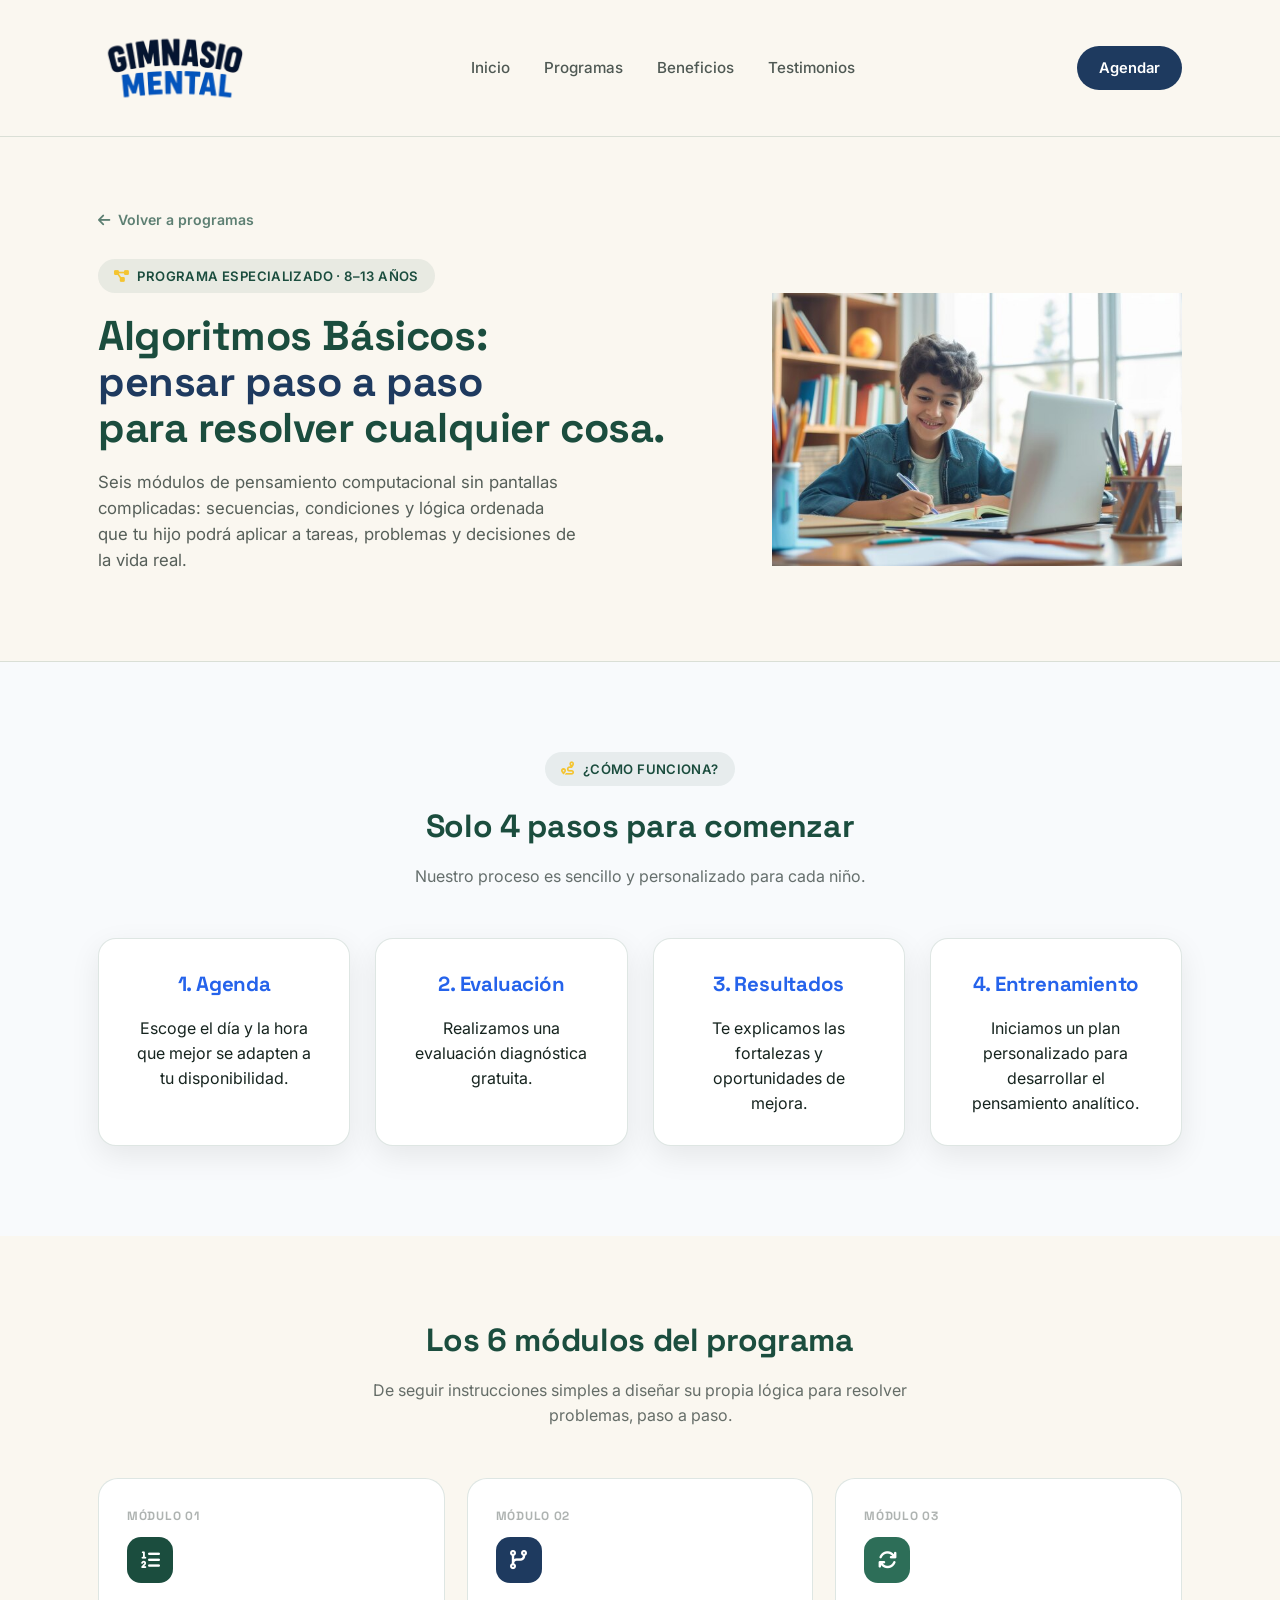
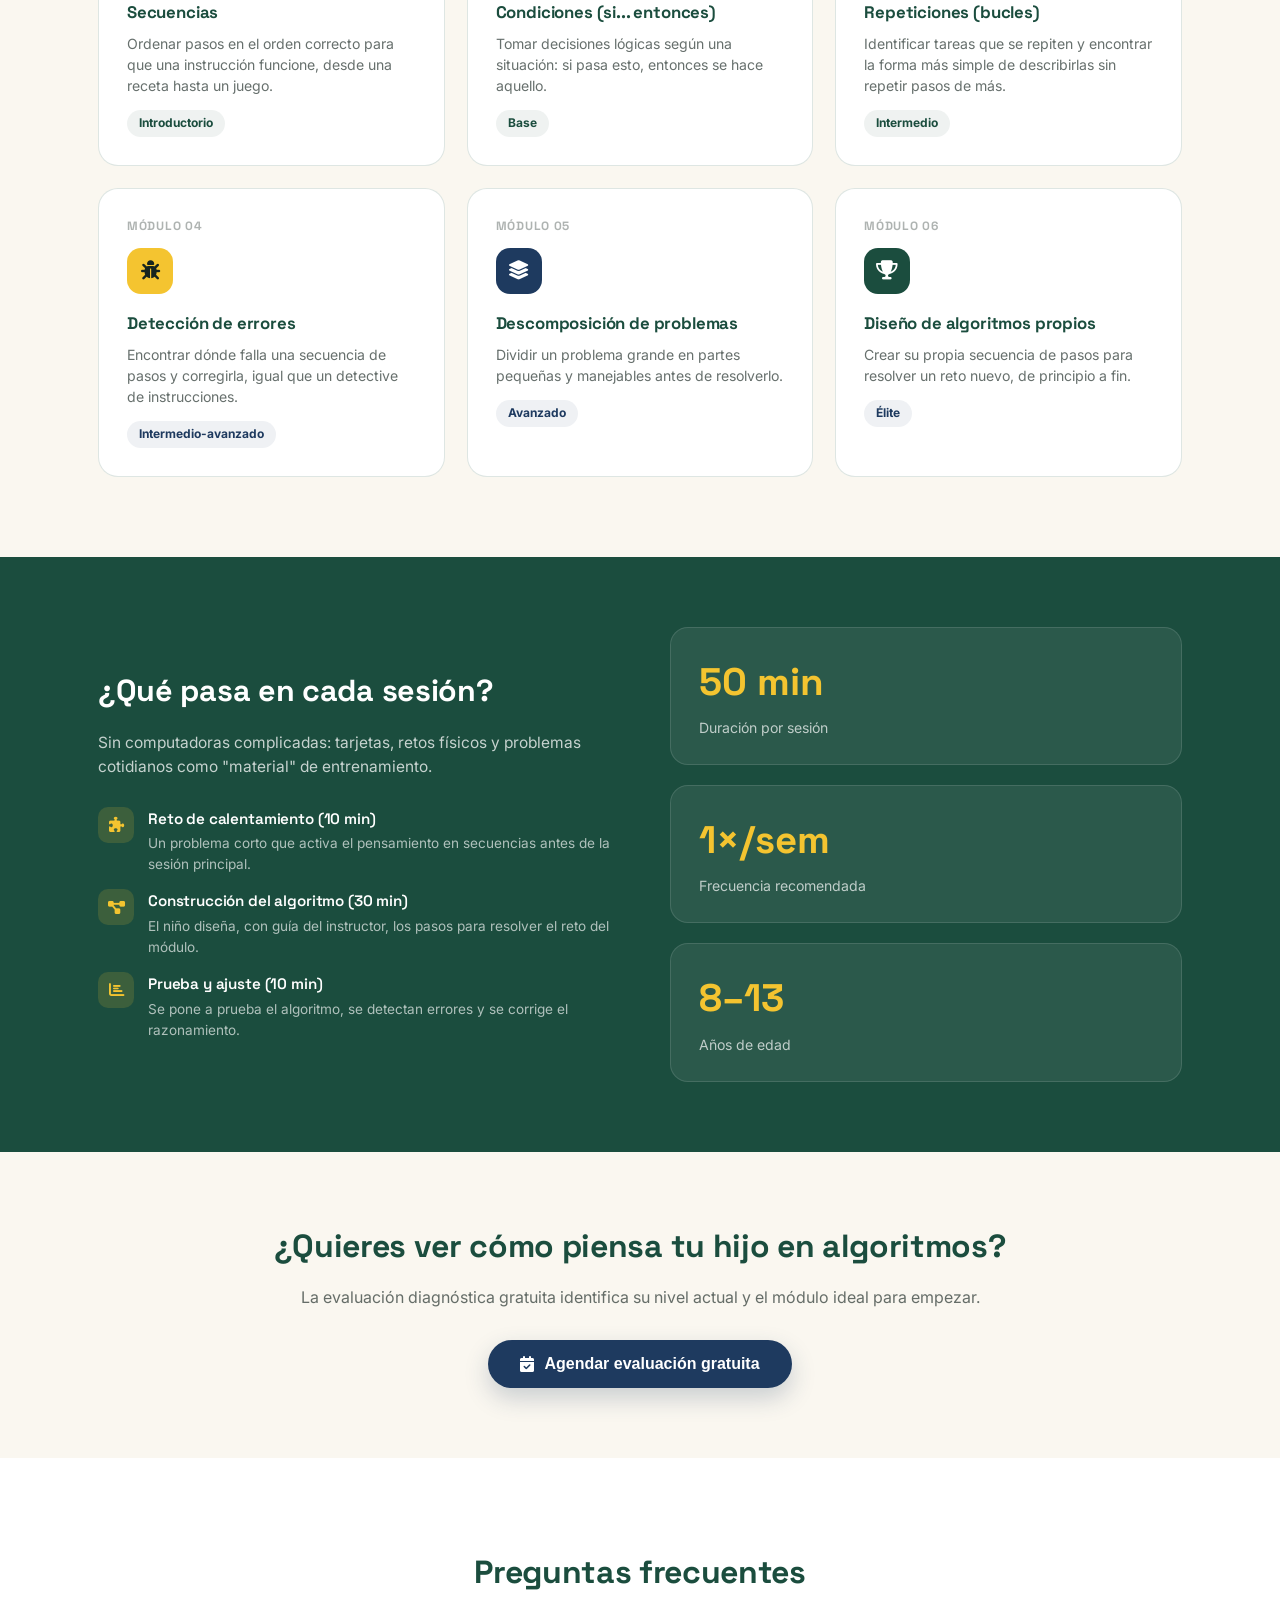
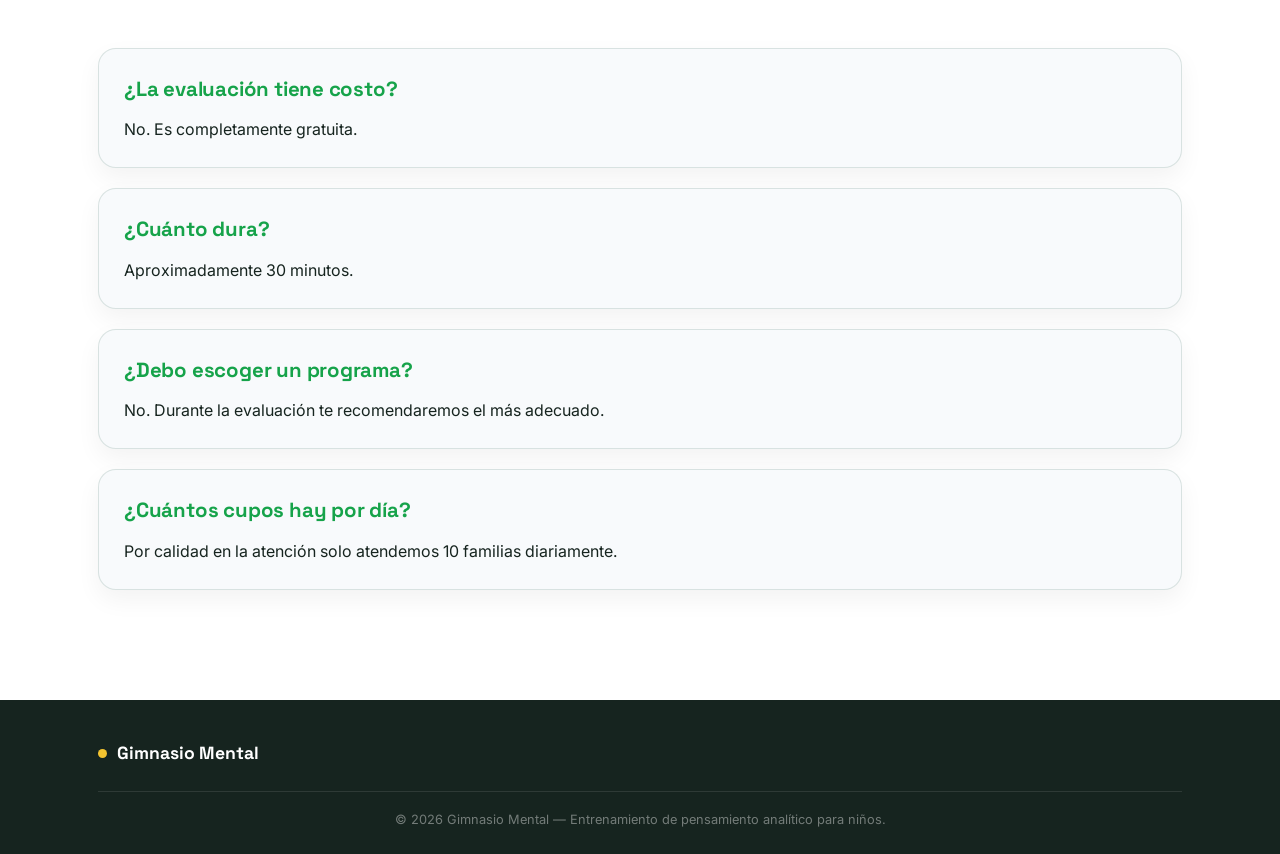
<file: algoritmos-basicos.html>
<!DOCTYPE html>
<html lang="es">
<head>
<meta charset="UTF-8">
<meta name="viewport" content="width=device-width, initial-scale=1.0">
<title>Algoritmos Básicos | Gimnasio Mental</title>
<link href="https://fonts.googleapis.com/css2?family=Space+Grotesk:wght@500;600;700&family=Inter:wght@400;500;600;700&display=swap" rel="stylesheet">
<link rel="stylesheet" href="https://cdnjs.cloudflare.com/ajax/libs/font-awesome/6.4.0/css/all.min.css">
<link rel="stylesheet" href="styles.css">
</head>
<body>

<header>
    <div class="nav">
        <a href="index.html" class="brand">
            <img src="logo.png" alt="Gimnasio Mental" class="logo-img">
        </a>

        <nav class="nav-links" id="navLinks">
            <a href="index.html">Inicio</a>
            <a href="index.html#programas">Programas</a>
            <a href="index.html#beneficios">Beneficios</a>
            <a href="index.html#testimonios">Testimonios</a>
        </nav>

        <a href="agenda.html" class="nav-cta">Agendar</a>

        <button class="menu-toggle" id="menuToggle" aria-label="Menú">
            <i class="fa-solid fa-bars"></i>
        </button>
    </div>
</header>

<section class="prog-hero">
  <div class="wrap">
    <a href="index.html" class="back-link"><i class="fas fa-arrow-left"></i> Volver a programas</a>
    <div class="prog-hero-grid">
      <div>
        <div class="eyebrow"><i class="fas fa-diagram-project"></i> Programa especializado · 8–13 años</div>
        <h1>Algoritmos Básicos:<br><span>pensar paso a paso</span><br>para resolver cualquier cosa.</h1>
        <p class="lead">Seis módulos de pensamiento computacional sin pantallas complicadas: secuencias, condiciones y lógica ordenada que tu hijo podrá aplicar a tareas, problemas y decisiones de la vida real.</p>
      </div>
      <div>
        <div class="hero-image">
          <img src="alg-basicos.jpg" alt="Algoritmos Básicos">
        </div>
      </div>
    </div>
  </div>
</section>

<section class="proceso">

<div class="wrap">

<div class="section-head">

<div class="eyebrow">
<i class="fas fa-route"></i>
¿Cómo funciona?
</div>

<h2>Solo 4 pasos para comenzar</h2>

<p>
Nuestro proceso es sencillo y personalizado para cada niño.
</p>

</div>

<div class="cards-grid">

<div class="card">

<h3>1. Agenda</h3>

<p>
Escoge el día y la hora que mejor se adapten a tu disponibilidad.
</p>

</div>

<div class="card">

<h3>2. Evaluación</h3>

<p>
Realizamos una evaluación diagnóstica gratuita.
</p>

</div>

<div class="card">

<h3>3. Resultados</h3>

<p>
Te explicamos las fortalezas y oportunidades de mejora.
</p>

</div>

<div class="card">

<h3>4. Entrenamiento</h3>

<p>
Iniciamos un plan personalizado para desarrollar el pensamiento analítico.
</p>

</div>

</div>

</div>

</section>

<section class="modulos">
  <div class="wrap">
    <div class="section-head">
      <h2>Los 6 módulos del programa</h2>
      <p>De seguir instrucciones simples a diseñar su propia lógica para resolver problemas, paso a paso.</p>
    </div>
    <div class="modulos-grid">
      <div class="mod-card m1">
        <div class="mod-num">Módulo 01</div>
        <div class="mod-icon"><i class="fas fa-list-ol"></i></div>
        <h3>Secuencias</h3>
        <p>Ordenar pasos en el orden correcto para que una instrucción funcione, desde una receta hasta un juego.</p>
        <span class="mod-tag">Introductorio</span>
      </div>
      <div class="mod-card m2">
        <div class="mod-num">Módulo 02</div>
        <div class="mod-icon"><i class="fas fa-code-branch"></i></div>
        <h3>Condiciones (si... entonces)</h3>
        <p>Tomar decisiones lógicas según una situación: si pasa esto, entonces se hace aquello.</p>
        <span class="mod-tag">Base</span>
      </div>
      <div class="mod-card m3">
        <div class="mod-num">Módulo 03</div>
        <div class="mod-icon"><i class="fas fa-arrows-rotate"></i></div>
        <h3>Repeticiones (bucles)</h3>
        <p>Identificar tareas que se repiten y encontrar la forma más simple de describirlas sin repetir pasos de más.</p>
        <span class="mod-tag">Intermedio</span>
      </div>
      <div class="mod-card m4">
        <div class="mod-num">Módulo 04</div>
        <div class="mod-icon"><i class="fas fa-bug"></i></div>
        <h3>Detección de errores</h3>
        <p>Encontrar dónde falla una secuencia de pasos y corregirla, igual que un detective de instrucciones.</p>
        <span class="mod-tag">Intermedio-avanzado</span>
      </div>
      <div class="mod-card m5">
        <div class="mod-num">Módulo 05</div>
        <div class="mod-icon"><i class="fas fa-layer-group"></i></div>
        <h3>Descomposición de problemas</h3>
        <p>Dividir un problema grande en partes pequeñas y manejables antes de resolverlo.</p>
        <span class="mod-tag">Avanzado</span>
      </div>
      <div class="mod-card m6">
        <div class="mod-num">Módulo 06</div>
        <div class="mod-icon"><i class="fas fa-trophy"></i></div>
        <h3>Diseño de algoritmos propios</h3>
        <p>Crear su propia secuencia de pasos para resolver un reto nuevo, de principio a fin.</p>
        <span class="mod-tag">Élite</span>
      </div>
    </div>
  </div>
</section>

<section class="incluye">
  <div class="wrap incluye-grid">
    <div>
      <h2>¿Qué pasa en cada sesión?</h2>
      <p>Sin computadoras complicadas: tarjetas, retos físicos y problemas cotidianos como "material" de entrenamiento.</p>
      <div class="incluye-list">
        <div class="inc-item">
          <div class="inc-icon"><i class="fas fa-puzzle-piece"></i></div>
          <div><h4>Reto de calentamiento (10 min)</h4><p>Un problema corto que activa el pensamiento en secuencias antes de la sesión principal.</p></div>
        </div>
        <div class="inc-item">
          <div class="inc-icon"><i class="fas fa-diagram-project"></i></div>
          <div><h4>Construcción del algoritmo (30 min)</h4><p>El niño diseña, con guía del instructor, los pasos para resolver el reto del módulo.</p></div>
        </div>
        <div class="inc-item">
          <div class="inc-icon"><i class="fas fa-chart-bar"></i></div>
          <div><h4>Prueba y ajuste (10 min)</h4><p>Se pone a prueba el algoritmo, se detectan errores y se corrige el razonamiento.</p></div>
        </div>
      </div>
    </div>
    <div class="incluye-nums">
      <div class="inc-num-card"><b>50 min</b><span>Duración por sesión</span></div>
      <div class="inc-num-card"><b>1×/sem</b><span>Frecuencia recomendada</span></div>
      <div class="inc-num-card"><b>8–13</b><span>Años de edad</span></div>
    </div>
  </div>
</section>

<section class="cta-banda">
  <div class="wrap">
    <h2>¿Quieres ver cómo piensa tu hijo en algoritmos?</h2>
    <p>La evaluación diagnóstica gratuita identifica su nivel actual y el módulo ideal para empezar.</p>
    <button class="btn-primary" onclick="document.location='index.html#agendar'">
      <i class="fas fa-calendar-check"></i> Agendar evaluación gratuita
    </button>
  </div>
</section>

<section class="faq">

<div class="wrap">

<div class="section-head">

<h2>Preguntas frecuentes</h2>

</div>

<div class="card">

<h3>¿La evaluación tiene costo?</h3>

<p>No. Es completamente gratuita.</p>

</div>

<div class="card">

<h3>¿Cuánto dura?</h3>

<p>Aproximadamente 30 minutos.</p>

</div>

<div class="card">

<h3>¿Debo escoger un programa?</h3>

<p>No. Durante la evaluación te recomendaremos el más adecuado.</p>

</div>

<div class="card">

<h3>¿Cuántos cupos hay por día?</h3>

<p>Por calidad en la atención solo atendemos 10 familias diariamente.</p>

</div>

</div>

</section>

<footer>
  <div class="wrap">
    <div class="foot-grid">
      <div class="foot-brand"><span class="dot"></span>Gimnasio Mental</div>
    </div>
    <div class="foot-bottom">© 2026 Gimnasio Mental — Entrenamiento de pensamiento analítico para niños.</div>
  </div>
</footer>
<script src="menu.js"></script>

</body>
</html>
</file>
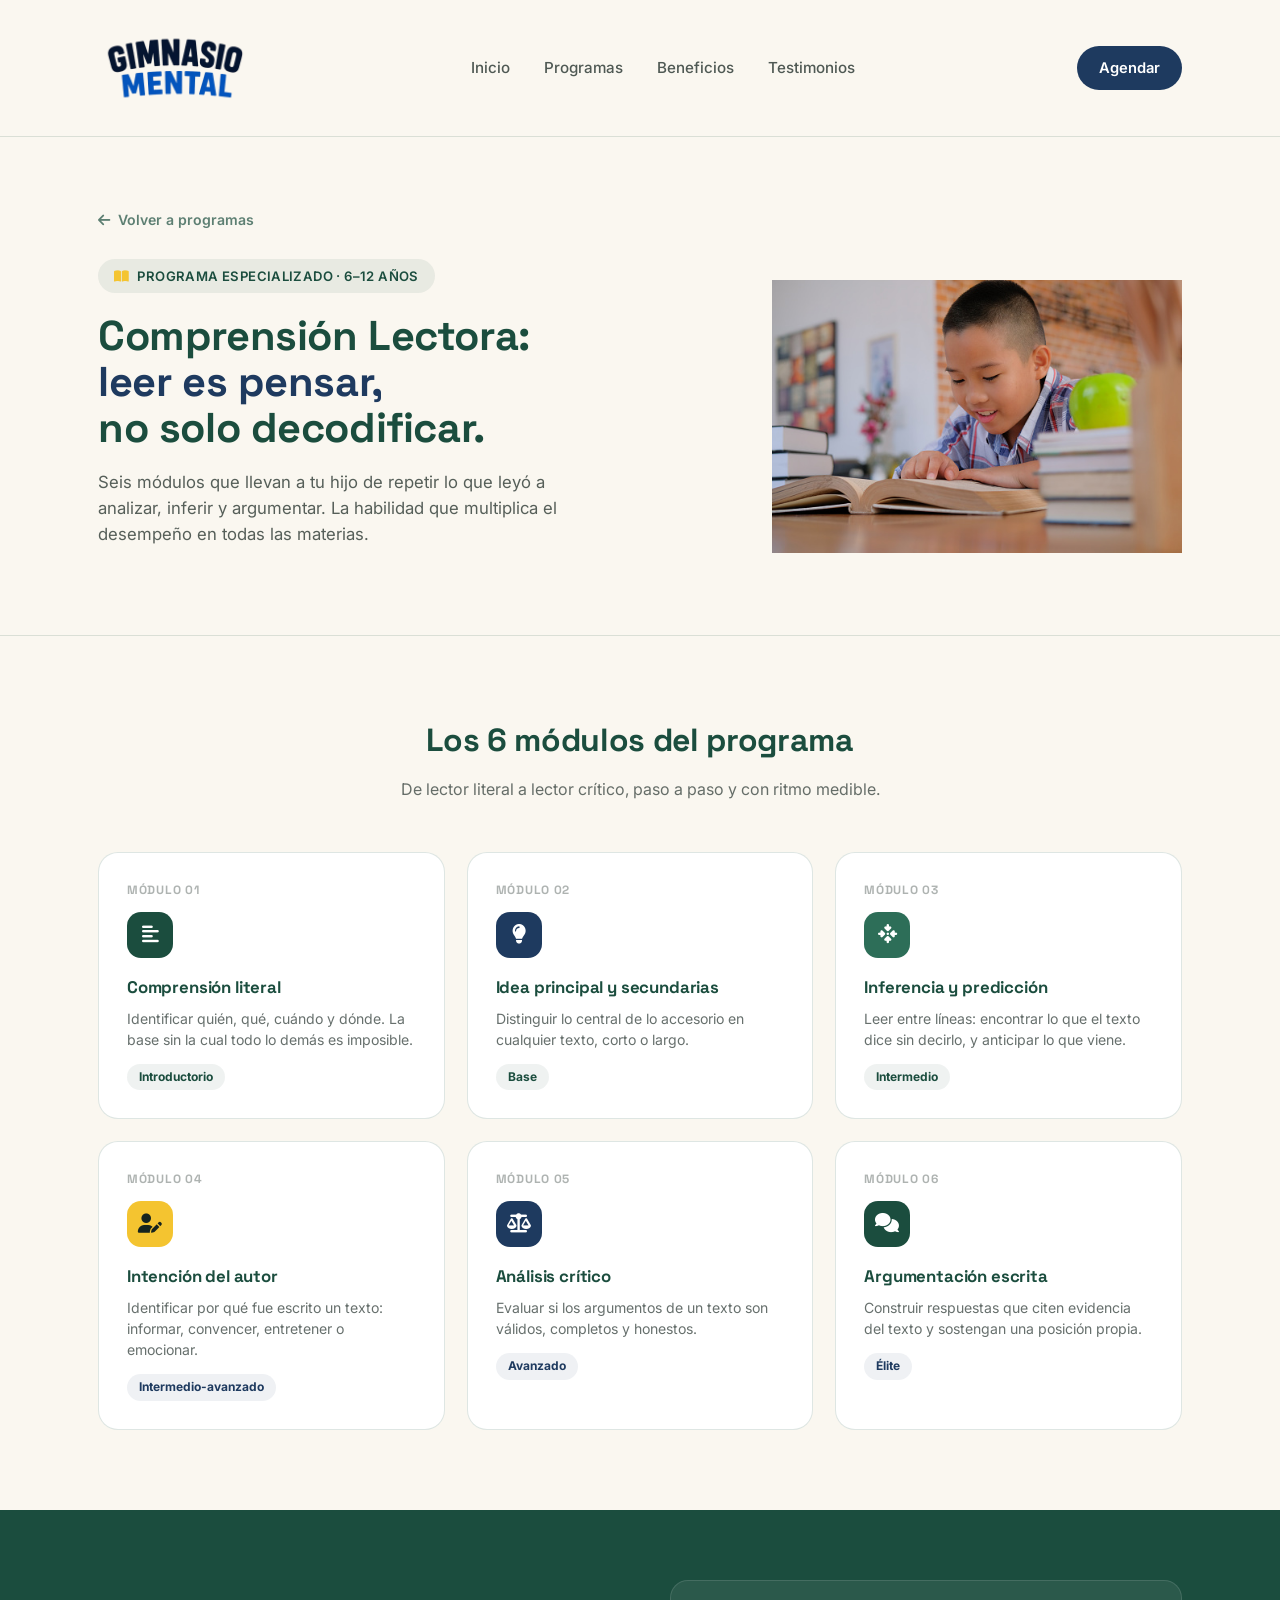
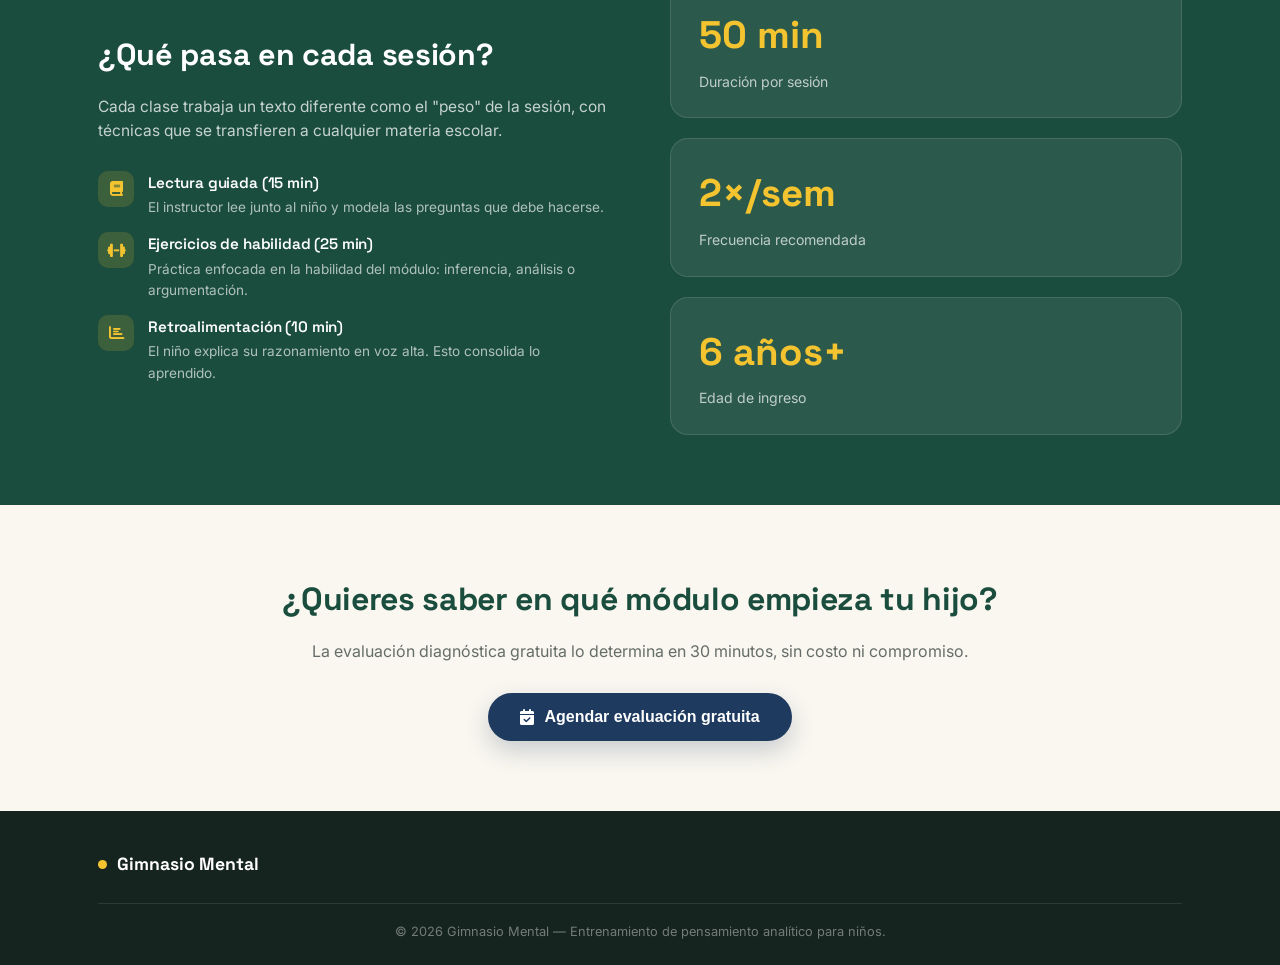
<file: comprension-lectora.html>
<!DOCTYPE html>
<html lang="es">
<head>
<meta charset="UTF-8">
<meta name="viewport" content="width=device-width, initial-scale=1.0">
<title>Comprensión Lectora | Gimnasio Mental</title>
<link href="https://fonts.googleapis.com/css2?family=Space+Grotesk:wght@500;600;700&family=Inter:wght@400;500;600;700&display=swap" rel="stylesheet">
<link rel="stylesheet" href="https://cdnjs.cloudflare.com/ajax/libs/font-awesome/6.4.0/css/all.min.css">
<link rel="stylesheet" href="styles.css">
</head>
<body>

<header>
    <div class="nav">
        <a href="index.html" class="brand">
            <img src="logo.png" alt="Gimnasio Mental" class="logo-img">
        </a>

        <nav class="nav-links" id="navLinks">
            <a href="index.html">Inicio</a>
            <a href="index.html#programas">Programas</a>
            <a href="index.html#beneficios">Beneficios</a>
            <a href="index.html#testimonios">Testimonios</a>
        </nav>

        <a href="agenda.html" class="nav-cta">Agendar</a>

        <button class="menu-toggle" id="menuToggle" aria-label="Menú">
            <i class="fa-solid fa-bars"></i>
        </button>
    </div>
</header>

<section class="prog-hero">
  <div class="wrap">
    <a href="index.html" class="back-link">
      <i class="fas fa-arrow-left"></i> Volver a programas
    </a>
    <div class="prog-hero-grid">
      <div>
        <div class="eyebrow">
          <i class="fas fa-book-open"></i>
          Programa especializado · 6–12 años
        </div>
        <h1>
          Comprensión Lectora:<br>
          <span>leer es pensar,</span><br>
          no solo decodificar.
        </h1>
        <p class="lead">
          Seis módulos que llevan a tu hijo de repetir lo que leyó a analizar, inferir y argumentar. La habilidad que multiplica el desempeño en todas las materias.
        </p>
      </div>
      <div class="hero-image">
        <img src="comp-lectora.jpg" alt="Comprensión Lectora">
      </div>
    </div>
  </div>
</section>

<section class="modulos">
  <div class="wrap">
    <div class="section-head">
      <h2>Los 6 módulos del programa</h2>
      <p>De lector literal a lector crítico, paso a paso y con ritmo medible.</p>
    </div>
    <div class="modulos-grid">
      <div class="mod-card m1">
        <div class="mod-num">Módulo 01</div>
        <div class="mod-icon"><i class="fas fa-align-left"></i></div>
        <h3>Comprensión literal</h3>
        <p>Identificar quién, qué, cuándo y dónde. La base sin la cual todo lo demás es imposible.</p>
        <span class="mod-tag">Introductorio</span>
      </div>
      <div class="mod-card m2">
        <div class="mod-num">Módulo 02</div>
        <div class="mod-icon"><i class="fas fa-lightbulb"></i></div>
        <h3>Idea principal y secundarias</h3>
        <p>Distinguir lo central de lo accesorio en cualquier texto, corto o largo.</p>
        <span class="mod-tag">Base</span>
      </div>
      <div class="mod-card m3">
        <div class="mod-num">Módulo 03</div>
        <div class="mod-icon"><i class="fas fa-arrows-to-dot"></i></div>
        <h3>Inferencia y predicción</h3>
        <p>Leer entre líneas: encontrar lo que el texto dice sin decirlo, y anticipar lo que viene.</p>
        <span class="mod-tag">Intermedio</span>
      </div>
      <div class="mod-card m4">
        <div class="mod-num">Módulo 04</div>
        <div class="mod-icon"><i class="fas fa-user-pen"></i></div>
        <h3>Intención del autor</h3>
        <p>Identificar por qué fue escrito un texto: informar, convencer, entretener o emocionar.</p>
        <span class="mod-tag">Intermedio-avanzado</span>
      </div>
      <div class="mod-card m5">
        <div class="mod-num">Módulo 05</div>
        <div class="mod-icon"><i class="fas fa-scale-balanced"></i></div>
        <h3>Análisis crítico</h3>
        <p>Evaluar si los argumentos de un texto son válidos, completos y honestos.</p>
        <span class="mod-tag">Avanzado</span>
      </div>
      <div class="mod-card m6">
        <div class="mod-num">Módulo 06</div>
        <div class="mod-icon"><i class="fas fa-comments"></i></div>
        <h3>Argumentación escrita</h3>
        <p>Construir respuestas que citen evidencia del texto y sostengan una posición propia.</p>
        <span class="mod-tag">Élite</span>
      </div>
    </div>
  </div>
</section>

<section class="incluye">
  <div class="wrap incluye-grid">
    <div>
      <h2>¿Qué pasa en cada sesión?</h2>
      <p>Cada clase trabaja un texto diferente como el "peso" de la sesión, con técnicas que se transfieren a cualquier materia escolar.</p>
      <div class="incluye-list">
        <div class="inc-item">
          <div class="inc-icon"><i class="fas fa-book"></i></div>
          <div><h4>Lectura guiada (15 min)</h4><p>El instructor lee junto al niño y modela las preguntas que debe hacerse.</p></div>
        </div>
        <div class="inc-item">
          <div class="inc-icon"><i class="fas fa-dumbbell"></i></div>
          <div><h4>Ejercicios de habilidad (25 min)</h4><p>Práctica enfocada en la habilidad del módulo: inferencia, análisis o argumentación.</p></div>
        </div>
        <div class="inc-item">
          <div class="inc-icon"><i class="fas fa-chart-bar"></i></div>
          <div><h4>Retroalimentación (10 min)</h4><p>El niño explica su razonamiento en voz alta. Esto consolida lo aprendido.</p></div>
        </div>
      </div>
    </div>
    <div class="incluye-nums">
      <div class="inc-num-card"><b>50 min</b><span>Duración por sesión</span></div>
      <div class="inc-num-card"><b>2×/sem</b><span>Frecuencia recomendada</span></div>
      <div class="inc-num-card"><b>6 años+</b><span>Edad de ingreso</span></div>
    </div>
  </div>
</section>

<section class="cta-banda">
  <div class="wrap">
    <h2>¿Quieres saber en qué módulo empieza tu hijo?</h2>
    <p>La evaluación diagnóstica gratuita lo determina en 30 minutos, sin costo ni compromiso.</p>
    <button class="btn-primary" onclick="document.location='index.html#agendar'">
      <i class="fas fa-calendar-check"></i> Agendar evaluación gratuita
    </button>
  </div>
</section>

<footer>
  <div class="wrap">
    <div class="foot-grid">
      <div class="foot-brand"><span class="dot"></span>Gimnasio Mental</div>
    </div>
    <div class="foot-bottom">© 2026 Gimnasio Mental — Entrenamiento de pensamiento analítico para niños.</div>
  </div>
</footer>
<script src="menu.js"></script>

</body>
</html>
</file>
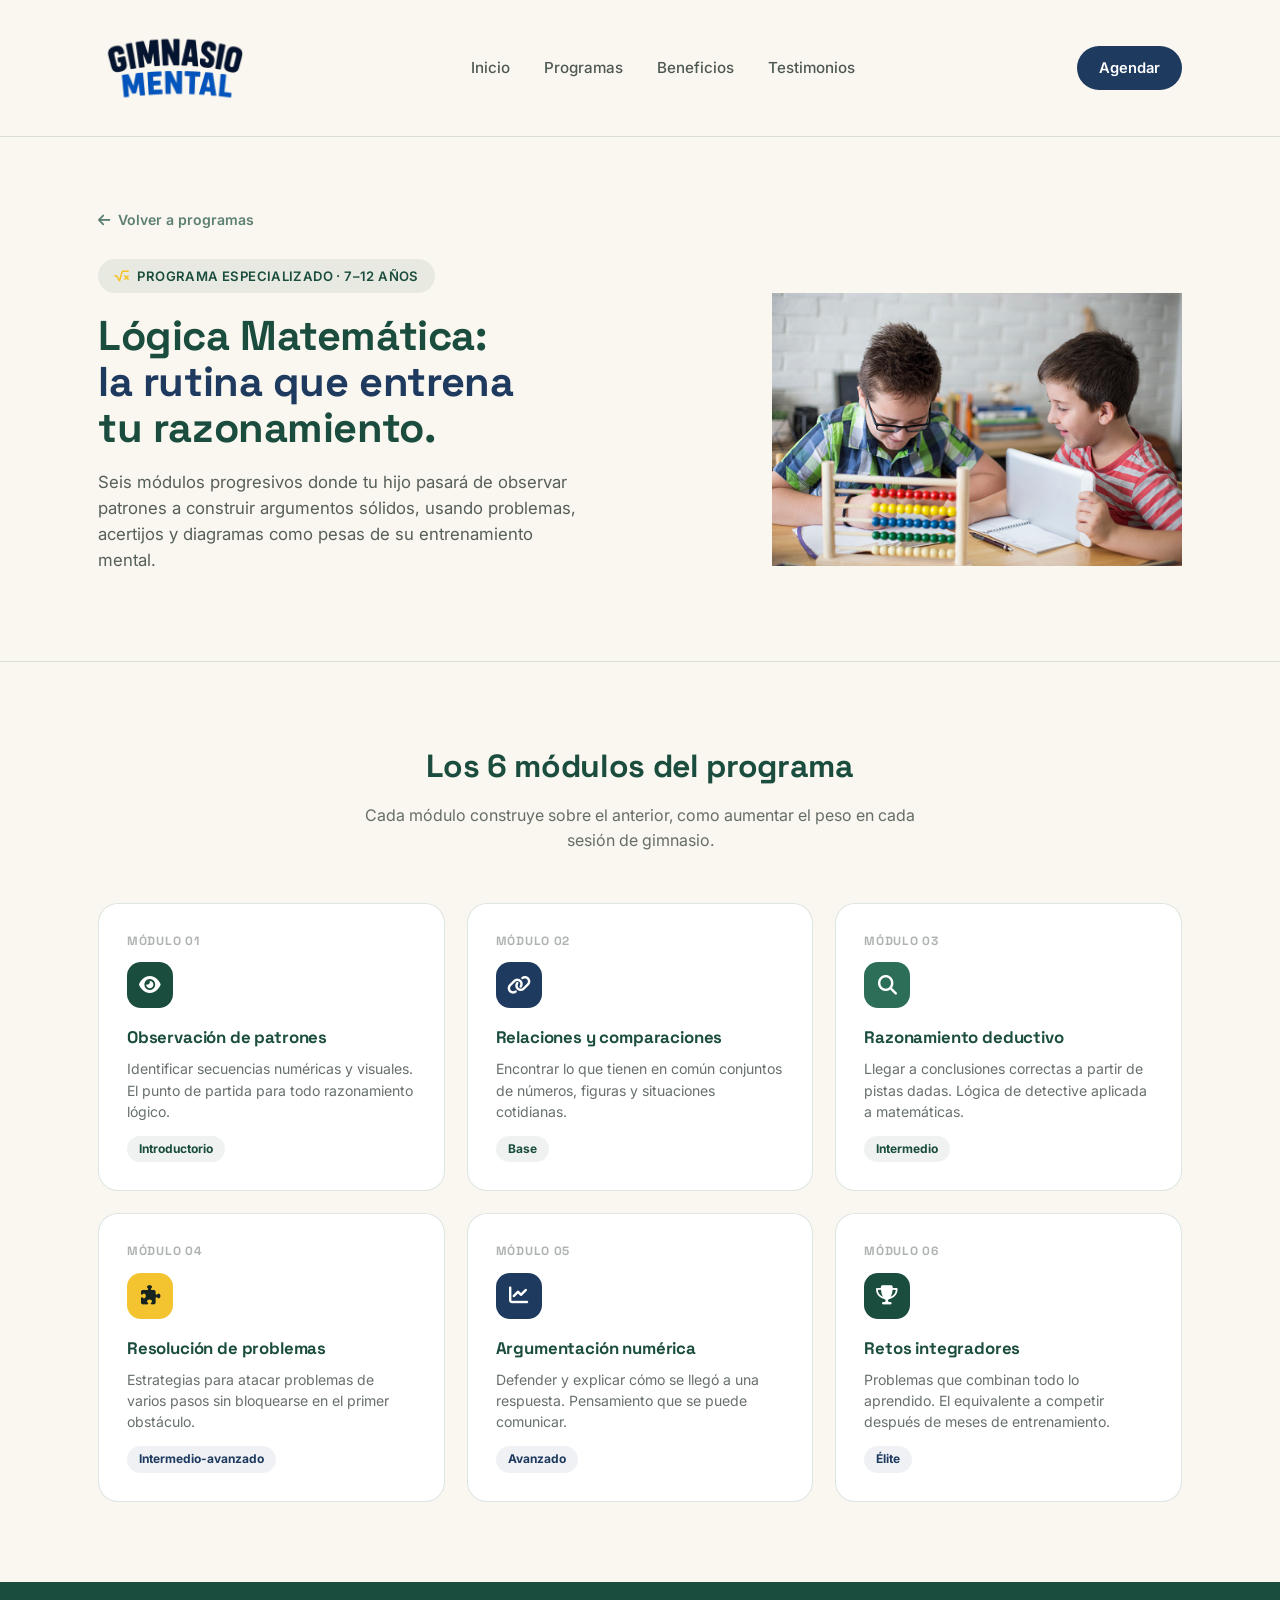
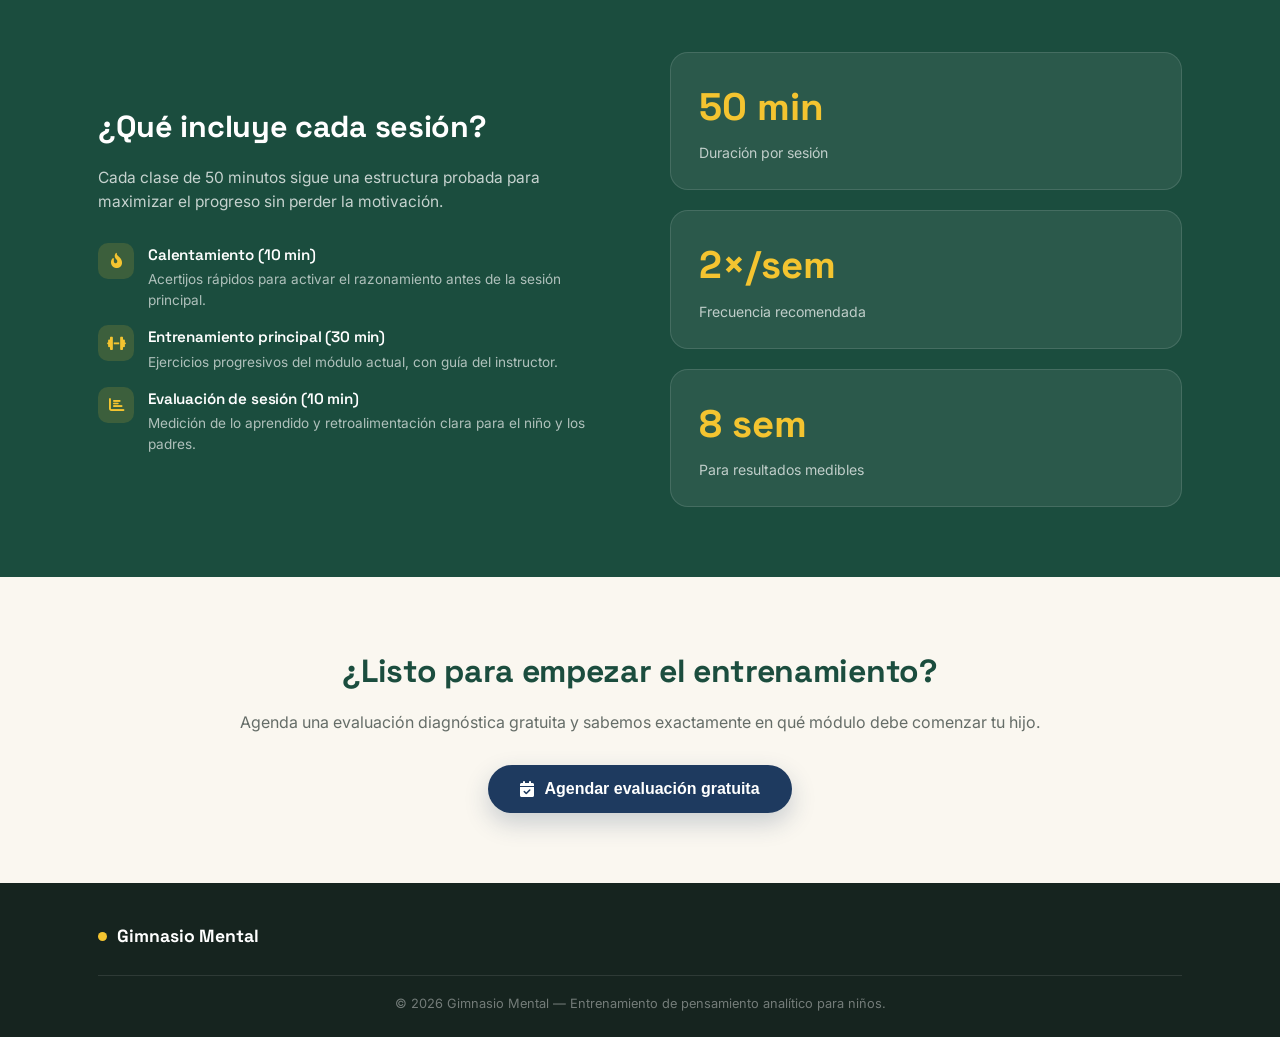
<file: logica-matematica.html>
<!DOCTYPE html>
<html lang="es">
<head>
<meta charset="UTF-8">
<meta name="viewport" content="width=device-width, initial-scale=1.0">
<title>Lógica Matemática | Gimnasio Mental</title>
<link href="https://fonts.googleapis.com/css2?family=Space+Grotesk:wght@500;600;700&family=Inter:wght@400;500;600;700&display=swap" rel="stylesheet">
<link rel="stylesheet" href="https://cdnjs.cloudflare.com/ajax/libs/font-awesome/6.4.0/css/all.min.css">
<link rel="stylesheet" href="styles.css">
</head>
<body>

<header>
    <div class="nav">
        <a href="index.html" class="brand">
            <img src="logo.png" alt="Gimnasio Mental" class="logo-img">
        </a>

        <nav class="nav-links" id="navLinks">
            <a href="index.html">Inicio</a>
            <a href="index.html#programas">Programas</a>
            <a href="index.html#beneficios">Beneficios</a>
            <a href="index.html#testimonios">Testimonios</a>
        </nav>

        <a href="agenda.html" class="nav-cta">Agendar</a>

        <button class="menu-toggle" id="menuToggle" aria-label="Menú">
            <i class="fa-solid fa-bars"></i>
        </button>
    </div>
</header>

<section class="prog-hero">
  <div class="wrap">
    <a href="index.html" class="back-link">
      <i class="fas fa-arrow-left"></i> Volver a programas
    </a>
    <div class="prog-hero-grid">
      <div>
        <div class="eyebrow">
          <i class="fas fa-square-root-variable"></i>
          Programa especializado · 7–12 años
        </div>
        <h1>
          Lógica Matemática:<br>
          <span>la rutina que entrena</span><br>
          tu razonamiento.
        </h1>
        <p class="lead">
          Seis módulos progresivos donde tu hijo pasará de observar patrones a construir argumentos sólidos, usando problemas, acertijos y diagramas como pesas de su entrenamiento mental.
        </p>
      </div>
      <div class="hero-image">
        <img src="logica-mat.jpg" alt="Lógica Matemática">
      </div>
    </div>
  </div>
</section>

<section class="modulos">
  <div class="wrap">
    <div class="section-head">
      <h2>Los 6 módulos del programa</h2>
      <p>Cada módulo construye sobre el anterior, como aumentar el peso en cada sesión de gimnasio.</p>
    </div>
    <div class="modulos-grid">
      <div class="mod-card m1">
        <div class="mod-num">Módulo 01</div>
        <div class="mod-icon"><i class="fas fa-eye"></i></div>
        <h3>Observación de patrones</h3>
        <p>Identificar secuencias numéricas y visuales. El punto de partida para todo razonamiento lógico.</p>
        <span class="mod-tag">Introductorio</span>
      </div>
      <div class="mod-card m2">
        <div class="mod-num">Módulo 02</div>
        <div class="mod-icon"><i class="fas fa-link"></i></div>
        <h3>Relaciones y comparaciones</h3>
        <p>Encontrar lo que tienen en común conjuntos de números, figuras y situaciones cotidianas.</p>
        <span class="mod-tag">Base</span>
      </div>
      <div class="mod-card m3">
        <div class="mod-num">Módulo 03</div>
        <div class="mod-icon"><i class="fas fa-magnifying-glass"></i></div>
        <h3>Razonamiento deductivo</h3>
        <p>Llegar a conclusiones correctas a partir de pistas dadas. Lógica de detective aplicada a matemáticas.</p>
        <span class="mod-tag">Intermedio</span>
      </div>
      <div class="mod-card m4">
        <div class="mod-num">Módulo 04</div>
        <div class="mod-icon"><i class="fas fa-puzzle-piece"></i></div>
        <h3>Resolución de problemas</h3>
        <p>Estrategias para atacar problemas de varios pasos sin bloquearse en el primer obstáculo.</p>
        <span class="mod-tag">Intermedio-avanzado</span>
      </div>
      <div class="mod-card m5">
        <div class="mod-num">Módulo 05</div>
        <div class="mod-icon"><i class="fas fa-chart-line"></i></div>
        <h3>Argumentación numérica</h3>
        <p>Defender y explicar cómo se llegó a una respuesta. Pensamiento que se puede comunicar.</p>
        <span class="mod-tag">Avanzado</span>
      </div>
      <div class="mod-card m6">
        <div class="mod-num">Módulo 06</div>
        <div class="mod-icon"><i class="fas fa-trophy"></i></div>
        <h3>Retos integradores</h3>
        <p>Problemas que combinan todo lo aprendido. El equivalente a competir después de meses de entrenamiento.</p>
        <span class="mod-tag">Élite</span>
      </div>
    </div>
  </div>
</section>

<section class="incluye">
  <div class="wrap incluye-grid">
    <div>
      <h2>¿Qué incluye cada sesión?</h2>
      <p>Cada clase de 50 minutos sigue una estructura probada para maximizar el progreso sin perder la motivación.</p>
      <div class="incluye-list">
        <div class="inc-item">
          <div class="inc-icon"><i class="fas fa-fire-flame-curved"></i></div>
          <div><h4>Calentamiento (10 min)</h4><p>Acertijos rápidos para activar el razonamiento antes de la sesión principal.</p></div>
        </div>
        <div class="inc-item">
          <div class="inc-icon"><i class="fas fa-dumbbell"></i></div>
          <div><h4>Entrenamiento principal (30 min)</h4><p>Ejercicios progresivos del módulo actual, con guía del instructor.</p></div>
        </div>
        <div class="inc-item">
          <div class="inc-icon"><i class="fas fa-chart-bar"></i></div>
          <div><h4>Evaluación de sesión (10 min)</h4><p>Medición de lo aprendido y retroalimentación clara para el niño y los padres.</p></div>
        </div>
      </div>
    </div>
    <div class="incluye-nums">
      <div class="inc-num-card"><b>50 min</b><span>Duración por sesión</span></div>
      <div class="inc-num-card"><b>2×/sem</b><span>Frecuencia recomendada</span></div>
      <div class="inc-num-card"><b>8 sem</b><span>Para resultados medibles</span></div>
    </div>
  </div>
</section>

<section class="cta-banda">
  <div class="wrap">
    <h2>¿Listo para empezar el entrenamiento?</h2>
    <p>Agenda una evaluación diagnóstica gratuita y sabemos exactamente en qué módulo debe comenzar tu hijo.</p>
    <button class="btn-primary" onclick="document.location='index.html#agendar'">
      <i class="fas fa-calendar-check"></i> Agendar evaluación gratuita
    </button>
  </div>
</section>

<footer>
  <div class="wrap">
    <div class="foot-grid">
      <div class="foot-brand"><span class="dot"></span>Gimnasio Mental</div>
    </div>
    <div class="foot-bottom">© 2026 Gimnasio Mental — Entrenamiento de pensamiento analítico para niños.</div>
  </div>
</footer>
<script src="menu.js"></script>
</body>
</html>
</file>
<file: styles.css>
:root{
  --verde: #1B4D3E;
  --verde-claro: #2D6E58;
  --amarillo: #F4C430;
  --azul: #1E3A5F;
  --crema: #FAF7F0;
  --tinta: #16241F;
  --linea: rgba(27,77,62,0.14);
}
*{box-sizing:border-box;margin:0;padding:0;}
html{scroll-behavior:smooth;}
body{
  font-family:'Inter',sans-serif;
  background:var(--crema);
  color:var(--tinta);
  line-height:1.55;
  -webkit-font-smoothing:antialiased;
}
h1,h2,h3,.display{font-family:'Space Grotesk',sans-serif;letter-spacing:-0.01em;}
a{text-decoration:none;color:inherit;}
img{max-width:100%;display:block;}
.wrap{max-width:1140px;margin:0 auto;padding:0 28px;}

/* ===== HEADER ===== */
header{
  position:sticky;top:0;z-index:50;
  background:rgba(250,247,240,0.92);
  backdrop-filter:blur(8px);
  border-bottom:1px solid var(--linea);
}
.nav{display:flex;align-items:center;justify-content:space-between;padding:18px 28px;max-width:1140px;margin:0 auto;}
.brand{display:flex;align-items:center;gap:10px;font-family:'Space Grotesk',sans-serif;font-weight:700;font-size:1.25rem;color:var(--verde);}
.brand .dot{width:10px;height:10px;border-radius:50%;background:var(--amarillo);box-shadow:0 0 0 4px rgba(244,196,48,0.25);}
.nav-links{display:flex;gap:34px;font-size:0.95rem;font-weight:500;}
.nav-links a{color:var(--tinta);opacity:0.75;transition:opacity .2s;}
.nav-links a:hover{opacity:1;}
.nav-cta{
  background:var(--azul);color:#fff;padding:11px 22px;border-radius:999px;
  font-weight:600;font-size:0.92rem;border:none;cursor:pointer;
  transition:transform .15s ease, background .2s;
}
.nav-cta:hover{background:var(--verde);transform:translateY(-1px);}
.menu-toggle{display:none;background:none;border:none;font-size:1.4rem;color:var(--verde);cursor:pointer;}

/* ===== LOGO ===== */
.brand {
    display: flex;
    align-items: center;
    gap: 36px;
}

.logo-img {
    height: 100px;
    width: auto;
}


.menu-toggle{
    display:none;
    background:none;
    border:none;
    font-size:1.5rem;
    color:var(--verde);
    cursor:pointer;
}

@media (max-width:880px){

    .nav{
        position:relative;
    }

    .menu-toggle{
        display:block;
    }

    .nav-cta{
        display:none;
    }

    .nav-links{
        display:none;
        position:absolute;
        top:100%;
        left:0;
        width:100%;
        background:var(--crema);
        flex-direction:column;
        gap:18px;
        padding:20px;
        border-top:1px solid var(--linea);
        box-shadow:0 10px 25px rgba(0,0,0,.1);
        z-index:999;
    }

    .nav-links.active{
        display:flex;
    }
}

/* ===== HERO ===== */
.hero{
  position:relative;overflow:hidden;
  padding:90px 0 70px;
  background:
    radial-gradient(circle at 85% 10%, rgba(244,196,48,0.16), transparent 45%),
    radial-gradient(circle at 5% 90%, rgba(30,58,95,0.10), transparent 50%);
}
.hero-grid{display:grid;grid-template-columns:1.1fr 0.9fr;gap:60px;align-items:center;}
.eyebrow{
  display:inline-flex;align-items:center;gap:8px;
  background:rgba(27,77,62,0.08);color:var(--verde);
  padding:7px 16px;border-radius:999px;font-size:0.82rem;font-weight:600;
  letter-spacing:0.03em;text-transform:uppercase;margin-bottom:22px;
}
.eyebrow i{color:var(--amarillo);}
.hero h1{
  font-size:3.05rem;font-weight:700;line-height:1.08;color:var(--verde);
  margin-bottom:22px;
}
.hero h1 .accent{color:var(--azul);position:relative;}
.hero h1 .accent::after{
  content:'';position:absolute;left:0;right:0;bottom:6px;height:10px;
  background:var(--amarillo);z-index:-1;opacity:0.55;
}
.hero p.lead{font-size:1.13rem;color:rgba(22,36,31,0.75);max-width:480px;margin-bottom:32px;}
.hero-ctas{display:flex;gap:14px;flex-wrap:wrap;margin-bottom:36px;}
.btn-primary{
  background:var(--azul);color:#fff;padding:15px 28px;border-radius:999px;
  font-weight:600;font-size:1rem;border:none;cursor:pointer;
  display:inline-flex;align-items:center;gap:10px;
  transition:transform .15s ease, box-shadow .2s;
  box-shadow:0 10px 24px rgba(30,58,95,0.22);
}
.btn-primary:hover{transform:translateY(-2px);box-shadow:0 14px 28px rgba(30,58,95,0.28);}
.btn-secondary{
  background:transparent;color:var(--verde);padding:15px 24px;border-radius:999px;
  font-weight:600;font-size:1rem;border:1.5px solid rgba(27,77,62,0.3);cursor:pointer;
  transition:border-color .2s, background .2s;
}
.btn-secondary:hover{border-color:var(--verde);background:rgba(27,77,62,0.05);}

.hero-stats{display:flex;gap:30px;}
.stat b{font-family:'Space Grotesk',sans-serif;font-size:1.6rem;color:var(--azul);display:block;}
.stat span{font-size:0.85rem;color:rgba(22,36,31,0.6);}

/* ===== HERO VISUAL ===== */
.hero-visual{position:relative;display:flex;justify-content:center;}
.rep-bar{
  background:#fff;border-radius:24px;padding:30px 28px;
  box-shadow:0 24px 50px rgba(27,77,62,0.14);
  width:100%;max-width:360px;border:1px solid var(--linea);
}
.rep-bar-head{display:flex;justify-content:space-between;align-items:baseline;margin-bottom:18px;}
.rep-bar-head span{font-size:0.8rem;color:rgba(22,36,31,0.55);font-weight:600;letter-spacing:0.04em;text-transform:uppercase;}
.rep-bar-head b{font-family:'Space Grotesk',sans-serif;color:var(--verde);font-size:1.1rem;}
.set{display:flex;align-items:center;gap:14px;margin-bottom:16px;}
.set .label{width:120px;font-size:0.85rem;font-weight:600;color:var(--tinta);}
.set .track{flex:1;height:10px;background:rgba(27,77,62,0.08);border-radius:6px;overflow:hidden;}
.set .fill{height:100%;border-radius:6px;}
.set:nth-child(2) .fill{background:var(--verde-claro);width:88%;}
.set:nth-child(3) .fill{background:var(--azul);width:64%;}
.set:nth-child(4) .fill{background:var(--amarillo);width:97%;}
.set .pct{width:38px;text-align:right;font-size:0.82rem;font-weight:700;color:rgba(22,36,31,0.6);}
.rep-bar-foot{margin-top:18px;padding-top:16px;border-top:1px dashed var(--linea);font-size:0.82rem;color:rgba(22,36,31,0.6);display:flex;align-items:center;gap:8px;}
.rep-bar-foot i{color:var(--amarillo);}

.hero-image{
    display:flex;
    justify-content:center;
    align-items:center;
}

.hero-image img{
    width:100%;
    max-width:500px;
    height:auto;
}

.hero-image{
    display:flex;
    justify-content:center;
    align-items:center;
}

.hero-image img{
    width:100%;
    max-width:420px;
    height:auto;
}

/* ===== PROGRAMAS ===== */
.programas{padding:90px 0;}
.section-head{text-align:center;max-width:620px;margin:0 auto 56px;}
.section-head .eyebrow{margin-bottom:16px;}
.section-head h2{font-size:2.15rem;color:var(--verde);margin-bottom:14px;font-weight:700;}
.section-head p{color:rgba(22,36,31,0.68);font-size:1.05rem;}

.cards-grid{display:grid;grid-template-columns:repeat(3,1fr);gap:26px;}
.card{
  background:#fff;border-radius:22px;padding:34px 28px;
  border:1px solid var(--linea);
  transition:transform .2s ease, box-shadow .2s ease;
  position:relative;overflow:hidden;
}
.card:hover{transform:translateY(-6px);box-shadow:0 20px 40px rgba(27,77,62,0.12);}
.card::before{content:'';position:absolute;top:0;left:0;right:0;height:5px;}
.card.c1::before{background:var(--verde);}
.card.c2::before{background:var(--azul);}
.card.c3::before{background:var(--amarillo);}
.card-icon{
  width:54px;height:54px;border-radius:16px;display:flex;align-items:center;justify-content:center;
  font-size:1.4rem;margin-bottom:22px;color:#fff;
}
.card.c1 .card-icon{background:var(--verde);}
.card.c2 .card-icon{background:var(--azul);}
.card.c3 .card-icon{background:var(--amarillo);color:var(--tinta);}
.card h3{font-size:1.28rem;color:var(--verde);margin-bottom:10px;font-weight:700;}
.card p.desc{color:rgba(22,36,31,0.68);font-size:0.96rem;margin-bottom:20px;}
.card .skills{display:flex;flex-wrap:wrap;gap:8px;margin-bottom:22px;}
.card .skills span{
  font-size:0.78rem;background:rgba(27,77,62,0.06);color:var(--verde);
  padding:5px 11px;border-radius:999px;font-weight:600;
}
.card .meta{display:flex;justify-content:space-between;font-size:0.82rem;color:rgba(22,36,31,0.55);padding-top:16px;border-top:1px solid var(--linea);}
.card .meta b{color:var(--tinta);}
.card-btn{
  width:100%;margin-top:20px;background:transparent;color:var(--azul);
  border:1.5px solid rgba(30,58,95,0.3);border-radius:999px;padding:11px 16px;
  font-weight:600;font-size:0.9rem;cursor:pointer;font-family:'Inter',sans-serif;
  display:flex;align-items:center;justify-content:center;gap:8px;
  transition:background .2s, color .2s, border-color .2s;
}
.card-btn:hover{background:var(--azul);color:#fff;border-color:var(--azul);}

/* ===== BENEFICIOS ===== */
.beneficios{padding:90px 0;background:var(--verde);color:#fff;position:relative;overflow:hidden;}
.beneficios::after{
  content:'';position:absolute;right:-120px;top:-120px;width:340px;height:340px;
  border-radius:50%;background:rgba(244,196,48,0.12);
}
.ben-grid{display:grid;grid-template-columns:0.85fr 1.15fr;gap:60px;align-items:center;position:relative;z-index:1;}
.ben-grid h2{font-size:2rem;margin-bottom:18px;font-weight:700;}
.ben-grid > div:first-child p{color:rgba(255,255,255,0.78);font-size:1.02rem;}
.ben-list{display:flex;flex-direction:column;gap:22px;}
.ben-item{display:flex;gap:18px;align-items:flex-start;}
.ben-item .num{
  font-family:'Space Grotesk',sans-serif;font-weight:700;font-size:1rem;
  width:38px;height:38px;border-radius:50%;background:rgba(244,196,48,0.18);color:var(--amarillo);
  display:flex;align-items:center;justify-content:center;flex-shrink:0;
}
.ben-item h4{font-size:1.04rem;margin-bottom:5px;font-weight:600;color:#ffffff;}
.ben-item p{color:rgba(255,255,255,0.7);font-size:0.92rem;}

/* ===== TESTIMONIOS ===== */
.testimonios{padding:90px 0;}
.test-grid{display:grid;grid-template-columns:repeat(3,1fr);gap:24px;}
.test-card{
  background:#fff;border:1px solid var(--linea);border-radius:20px;padding:30px;
  border-left:5px solid var(--amarillo);
}
.stars{color:var(--amarillo);margin-bottom:16px;font-size:0.9rem;}
.test-card p{font-size:0.96rem;color:rgba(22,36,31,0.78);margin-bottom:20px;font-style:italic;}
.test-who{display:flex;align-items:center;gap:12px;}
.test-avatar{
  width:42px;height:42px;border-radius:50%;background:var(--azul);color:#fff;
  display:flex;align-items:center;justify-content:center;font-weight:700;font-family:'Space Grotesk',sans-serif;
}
.test-who b{display:block;font-size:0.9rem;color:var(--tinta);}
.test-who span{font-size:0.8rem;color:rgba(22,36,31,0.55);}

/* ===== AGENDAR ===== */
.agendar{padding:90px 0 110px;background:var(--crema);}
.agendar-box{
  background:#fff;border-radius:28px;border:1px solid var(--linea);
  box-shadow:0 30px 60px rgba(27,77,62,0.10);
  display:grid;grid-template-columns:0.95fr 1.05fr;overflow:hidden;
}
.agendar-info{
  background:var(--azul);color:#fff;padding:50px 42px;
  display:flex;flex-direction:column;justify-content:center;position:relative;
}
.agendar-info::before{
  content:'';position:absolute;left:-80px;bottom:-80px;width:220px;height:220px;
  border-radius:50%;background:rgba(244,196,48,0.10);
}
.agendar-info h2{font-size:1.7rem;margin-bottom:16px;position:relative;z-index:1;font-weight:700;}
.agendar-info p{color:rgba(255,255,255,0.8);font-size:0.96rem;margin-bottom:26px;position:relative;z-index:1;}
.agendar-points{display:flex;flex-direction:column;gap:14px;position:relative;z-index:1;}
.agendar-points div{display:flex;gap:10px;align-items:center;font-size:0.9rem;color:rgba(255,255,255,0.92);}
.agendar-points i{color:var(--amarillo);}
.agendar-form{padding:50px 42px;}
.agendar-form h3{font-size:1.2rem;color:var(--verde);margin-bottom:6px;font-weight:700;}
.agendar-form .sub{font-size:0.88rem;color:rgba(22,36,31,0.6);margin-bottom:26px;}
.form-row{display:grid;grid-template-columns:1fr 1fr;gap:14px;margin-bottom:14px;}
.field{display:flex;flex-direction:column;gap:6px;}
.field.full{grid-column:1/-1;}
.field label{font-size:0.82rem;font-weight:600;color:var(--tinta);}
.field input,.field select,.field textarea{
  border:1.5px solid var(--linea);border-radius:10px;padding:11px 13px;font-size:0.93rem;
  font-family:'Inter',sans-serif;background:var(--crema);color:var(--tinta);
  transition:border-color .2s;
}
.field input:focus,.field select:focus,.field textarea:focus{outline:none;border-color:var(--azul);background:#fff;}
.field textarea{resize:vertical;}
.submit-btn{
  width:100%;background:var(--azul);color:#fff;border:none;border-radius:10px;
  padding:15px;font-size:0.98rem;font-weight:700;cursor:pointer;margin-top:8px;
  display:flex;align-items:center;justify-content:center;gap:10px;
  transition:background .2s, transform .15s;
}
.submit-btn:hover{background:var(--verde);transform:translateY(-1px);}
.form-note{font-size:0.78rem;color:rgba(22,36,31,0.5);margin-top:12px;text-align:center;}

/* ===== MÓDULOS (páginas de detalle) ===== */
.modulos-grid{display:grid;grid-template-columns:repeat(auto-fit,minmax(380px,1fr));gap:24px;margin-top:40px;}
.modulo-card{background:#fff;border-radius:16px;padding:28px;box-shadow:0 10px 30px rgba(0,0,0,0.07);transition:all .3s;}
.modulo-card:hover{box-shadow:0 15px 40px rgba(0,0,0,0.1);transform:translateY(-4px);}
.modulo-head{display:flex;align-items:center;gap:12px;margin-bottom:16px;}
.modulo-num{font-size:1.1rem;font-weight:700;color:#64748b;}
.modulo-badge{font-size:0.8rem;padding:4px 12px;border-radius:999px;font-weight:600;}
.intro{background:#e0f2fe;color:#0369a1;}
.core{background:#dbeafe;color:#1e40af;}
.advanced{background:#fef3c7;color:#d97706;}
.elite{background:#f3e8ff;color:#7c3aed;}
.modulo-icon{font-size:2.2rem;margin:16px 0;}
.modulo-list{list-style:none;margin-top:20px;}
.modulo-list li{padding:8px 0;display:flex;align-items:center;gap:10px;color:#475569;}

/* ===== FOOTER ===== */
footer{background:var(--tinta);color:rgba(255,255,255,0.7);padding:50px 0 30px;}
.foot-grid{display:flex;justify-content:space-between;align-items:flex-start;flex-wrap:wrap;gap:30px;margin-bottom:30px;}
.foot-brand{display:flex;align-items:center;gap:10px;font-family:'Space Grotesk',sans-serif;font-weight:700;color:#fff;font-size:1.1rem;}
.foot-brand .dot{width:9px;height:9px;border-radius:50%;background:var(--amarillo);}
.foot-links{display:flex;gap:30px;flex-wrap:wrap;}
.foot-links a{font-size:0.88rem;color:rgba(255,255,255,0.65);transition:color .2s;}
.foot-links a:hover{color:#fff;}
.foot-social{display:flex;gap:16px;}
.foot-social a{width:36px;height:36px;border-radius:50%;background:rgba(255,255,255,0.08);display:flex;align-items:center;justify-content:center;transition:background .2s;}
.foot-social a:hover{background:var(--azul);}
.foot-bottom{border-top:1px solid rgba(255,255,255,0.1);padding-top:22px;font-size:0.8rem;text-align:center;color:rgba(255,255,255,0.45);}

/* ===== TOASTS ===== */
.notification-container{position:fixed;top:20px;right:20px;z-index:999;display:flex;flex-direction:column;gap:10px;}
.notification{
  background:#fff;border-radius:12px;padding:14px 16px;display:flex;gap:12px;align-items:flex-start;
  box-shadow:0 12px 30px rgba(0,0,0,0.14);min-width:280px;max-width:340px;
  border-left:4px solid var(--verde);animation:slideIn .25s ease;
}
.notification-success{border-left-color:var(--verde);}
.notification-error{border-left-color:#c0392b;}
.notification-warning{border-left-color:var(--amarillo);}
.notification-info{border-left-color:var(--azul);}
.notification-icon{font-size:1.1rem;color:var(--verde);margin-top:1px;}
.notification-title{font-weight:700;font-size:0.88rem;}
.notification-message{font-size:0.84rem;color:rgba(22,36,31,0.7);}
.notification-close{background:none;border:none;cursor:pointer;color:rgba(22,36,31,0.4);margin-left:auto;}
@keyframes slideIn{from{transform:translateX(30px);opacity:0;}to{transform:translateX(0);opacity:1;}}

/* ===== RESPONSIVE ===== */
@media (max-width:880px){
  .nav-links{display:none;}
  .menu-toggle{display:block;}
  .hero-grid{grid-template-columns:1fr;}
  .hero h1{font-size:2.3rem;}
  .hero-visual{margin-top:10px;}
  .cards-grid{grid-template-columns:1fr;}
  .ben-grid{grid-template-columns:1fr;gap:36px;}
  .test-grid{grid-template-columns:1fr;}
  .agendar-box{grid-template-columns:1fr;}
  .form-row{grid-template-columns:1fr;}
  .agendar-info,.agendar-form{padding:36px 26px;}
  .foot-grid{flex-direction:column;}
}
@media (prefers-reduced-motion:reduce){
  *{animation-duration:0.01ms !important;transition-duration:0.01ms !important;}
}

/*==========================================
PROCESO
==========================================*/

.proceso{

padding:90px 0;

background:#f8fafc;

}

.proceso .cards-grid{

display:grid;

grid-template-columns:repeat(auto-fit,minmax(220px,1fr));

gap:25px;

margin-top:45px;

}

.proceso .card{

background:#fff;

border-radius:18px;

padding:30px;

text-align:center;

box-shadow:0 10px 30px rgba(0,0,0,.08);

transition:.3s;

}

.proceso .card:hover{

transform:translateY(-8px);

}

.proceso h3{

margin-bottom:15px;

color:#2563eb;

}



/*==========================================
FAQ
==========================================*/

.faq{

padding:90px 0;

background:white;

}

.faq .card{

margin-bottom:20px;

padding:25px;

border-radius:18px;

background:#f8fafc;

box-shadow:0 10px 25px rgba(0,0,0,.05);

}

.faq h3{

margin-bottom:12px;

color:#16a34a;

}



/*==========================================
CONTACTO FOOTER
==========================================*/

.foot-contacto{

display:flex;

flex-direction:column;

gap:12px;

margin-top:20px;

}

.foot-contacto p{

display:flex;

align-items:center;

gap:10px;

color:#ddd;

}

.foot-contacto i{

color:#facc15;

}



/*==========================================
BOTÓN CTA
==========================================*/

.submit-btn{

display:inline-block;

text-decoration:none;

text-align:center;

padding:15px 30px;

border-radius:15px;

font-weight:bold;

transition:.3s;

}

.submit-btn:hover{

transform:translateY(-3px);

}



/*==========================================
ANIMACIONES
==========================================*/

.card{

transition:.35s;

}

.card:hover{

transform:translateY(-8px);

box-shadow:0 18px 35px rgba(0,0,0,.12);

}

.hero-visual{

animation:flotar 5s ease-in-out infinite;

}

@keyframes flotar{

0%{

transform:translateY(0);

}

50%{

transform:translateY(-12px);

}

100%{

transform:translateY(0);

}

}



/*==========================================
RESPONSIVE
==========================================*/

@media(max-width:768px){

.proceso .cards-grid{

grid-template-columns:1fr;

}

.hero-stats{

flex-direction:column;

}

.foot-grid{

text-align:center;

}

.foot-contacto{

align-items:center;

}

}

/*=========================
ADMIN
==========================*/

.admin-header{

padding:40px;

text-align:center;

background:#2563eb;

color:white;

}

.dashboard{

padding:40px;

}

.dashboard-cards{

display:grid;

grid-template-columns:repeat(auto-fit,minmax(220px,1fr));

gap:25px;

}

.dash-card{

background:white;

padding:30px;

border-radius:18px;

box-shadow:0 15px 30px rgba(0,0,0,.08);

text-align:center;

}

.dash-card h2{

font-size:45px;

color:#16a34a;

margin-bottom:10px;

}

.filtros{

display:flex;

flex-wrap:wrap;

gap:15px;

padding:25px 40px;

}

.filtros input,

.filtros select{

padding:12px;

border-radius:10px;

border:1px solid #ddd;

}

.filtros button{

padding:12px 20px;

border:none;

border-radius:10px;

cursor:pointer;

background:#2563eb;

color:white;

}

.tabla{

padding:40px;

overflow:auto;

}

table{

width:100%;

border-collapse:collapse;

background:white;

}

th{

background:#16a34a;

color:white;

padding:15px;

}

td{

padding:14px;

border-bottom:1px solid #eee;

}

tr:hover{

background:#f4f4f4;

}

<style>
:root{
  --verde: #1B4D3E;
  --verde-claro: #2D6E58;
  --amarillo: #F4C430;
  --azul: #1E3A5F;
  --crema: #FAF7F0;
  --tinta: #16241F;
  --linea: rgba(27,77,62,0.14);
}
*{box-sizing:border-box;margin:0;padding:0;}
html{scroll-behavior:smooth;}
body{font-family:'Inter',sans-serif;background:var(--crema);color:var(--tinta);line-height:1.55;-webkit-font-smoothing:antialiased;}
h1,h2,h3,h4{font-family:'Space Grotesk',sans-serif;letter-spacing:-0.01em;}
a{text-decoration:none;color:inherit;}
.wrap{max-width:1140px;margin:0 auto;padding:0 28px;}

/* HERO PROGRAMA */
.prog-hero{
  padding:70px 0 60px;
  background:var(--crema);
  border-bottom:1px solid var(--linea);
}
.back-link{display:inline-flex;align-items:center;gap:8px;font-size:0.88rem;font-weight:600;color:var(--verde);opacity:0.7;margin-bottom:28px;transition:opacity .2s;}
.back-link:hover{opacity:1;}
.prog-hero-grid{display:grid;grid-template-columns:1.2fr 0.8fr;gap:60px;align-items:center;}
.eyebrow{display:inline-flex;align-items:center;gap:8px;background:rgba(27,77,62,0.08);color:var(--verde);padding:7px 16px;border-radius:999px;font-size:0.82rem;font-weight:600;letter-spacing:0.03em;text-transform:uppercase;margin-bottom:20px;}
.eyebrow i{color:var(--amarillo);}
.prog-hero h1{font-size:2.6rem;font-weight:700;line-height:1.1;color:var(--verde);margin-bottom:18px;}
.prog-hero h1 span{color:var(--azul);}
.prog-hero p.lead{font-size:1.05rem;color:rgba(22,36,31,0.72);max-width:480px;margin-bottom:28px;}
.prog-stats{display:flex;gap:28px;flex-wrap:wrap;}
.prog-stat{display:flex;flex-direction:column;}
.prog-stat b{font-family:'Space Grotesk',sans-serif;font-size:1.5rem;color:var(--azul);}
.prog-stat span{font-size:0.82rem;color:rgba(22,36,31,0.55);}

/* Visual card hero */
.prog-visual-card{
  background:#fff;border-radius:22px;padding:28px;
  border:1px solid var(--linea);
  box-shadow:0 20px 44px rgba(27,77,62,0.12);
}
.prog-visual-card .label-top{font-size:0.75rem;font-weight:700;letter-spacing:0.06em;text-transform:uppercase;color:rgba(22,36,31,0.45);margin-bottom:16px;}
.prog-visual-card h3{font-size:1rem;color:var(--verde);margin-bottom:18px;}
.track-row{display:flex;align-items:center;gap:12px;margin-bottom:14px;}
.track-row .t-label{width:110px;font-size:0.83rem;font-weight:600;color:var(--tinta);}
.track-row .t-bar{flex:1;height:9px;background:rgba(27,77,62,0.08);border-radius:6px;overflow:hidden;}
.track-row .t-fill{height:100%;border-radius:6px;}
.fill-verde{background:var(--verde-claro);}
.fill-azul{background:var(--azul);}
.fill-amarillo{background:var(--amarillo);}
.track-row .t-pct{width:36px;text-align:right;font-size:0.8rem;font-weight:700;color:rgba(22,36,31,0.55);}
.card-note{margin-top:16px;padding-top:14px;border-top:1px dashed var(--linea);font-size:0.8rem;color:rgba(22,36,31,0.55);display:flex;align-items:center;gap:7px;}
.card-note i{color:var(--amarillo);}

/* MODULOS */
.modulos{padding:80px 0;}
.section-head{text-align:center;max-width:580px;margin:0 auto 50px;}
.section-head h2{font-size:2rem;color:var(--verde);margin-bottom:12px;font-weight:700;}
.section-head p{color:rgba(22,36,31,0.65);font-size:1rem;}
.modulos-grid{display:grid;grid-template-columns:repeat(3,1fr);gap:22px;}
.mod-card{background:#fff;border-radius:20px;padding:28px;border:1px solid var(--linea);position:relative;transition:transform .2s,box-shadow .2s;}
.mod-card:hover{transform:translateY(-5px);box-shadow:0 18px 36px rgba(27,77,62,0.10);}
.mod-num{font-family:'Space Grotesk',sans-serif;font-size:0.75rem;font-weight:700;letter-spacing:0.06em;text-transform:uppercase;color:rgba(22,36,31,0.35);margin-bottom:12px;}
.mod-icon{width:46px;height:46px;border-radius:14px;display:flex;align-items:center;justify-content:center;font-size:1.2rem;margin-bottom:16px;color:#fff;background:var(--verde);}
.mod-card.m2 .mod-icon{background:var(--azul);}
.mod-card.m3 .mod-icon{background:var(--verde-claro);}
.mod-card.m4 .mod-icon{background:var(--amarillo);color:var(--tinta);}
.mod-card.m5 .mod-icon{background:var(--azul);}
.mod-card.m6 .mod-icon{background:var(--verde);}
.mod-card h3{font-size:1.05rem;color:var(--verde);margin-bottom:8px;font-weight:700;}
.mod-card p{font-size:0.88rem;color:rgba(22,36,31,0.65);line-height:1.5;}
.mod-tag{display:inline-block;margin-top:14px;font-size:0.75rem;font-weight:700;padding:4px 12px;border-radius:999px;background:rgba(27,77,62,0.07);color:var(--verde);}
.mod-card.m4 .mod-tag,
.mod-card.m5 .mod-tag,
.mod-card.m6 .mod-tag{
  background:rgba(30,58,95,0.07);
  color:var(--azul);
}

/* QUE INCLUYE */
.incluye{padding:70px 0;background:var(--verde);color:#fff;}
.incluye-grid{display:grid;grid-template-columns:1fr 1fr;gap:60px;align-items:center;}
.incluye h2{font-size:1.9rem;margin-bottom:16px;font-weight:700;}
.incluye p{color:rgba(255,255,255,0.75);font-size:0.97rem;margin-bottom:28px;}
.incluye-list{display:flex;flex-direction:column;gap:14px;}
.inc-item{display:flex;align-items:flex-start;gap:14px;}
.inc-icon{width:36px;height:36px;border-radius:10px;background:rgba(244,196,48,0.15);color:var(--amarillo);display:flex;align-items:center;justify-content:center;flex-shrink:0;font-size:0.95rem;}
.inc-item h4{font-size:0.95rem;font-weight:600;margin-bottom:3px;}
.inc-item p{color:rgba(255,255,255,0.65);font-size:0.85rem;margin:0;}
.incluye-nums{display:flex;flex-direction:column;gap:20px;}
.inc-num-card{background:rgba(255,255,255,0.07);border:1px solid rgba(255,255,255,0.12);border-radius:18px;padding:24px 28px;}
.inc-num-card b{font-family:'Space Grotesk',sans-serif;font-size:2.4rem;color:var(--amarillo);display:block;margin-bottom:4px;}
.inc-num-card span{font-size:0.88rem;color:rgba(255,255,255,0.7);}

/* CTA */
.cta-banda{padding:70px 0;text-align:center;}
.cta-banda h2{font-size:2rem;color:var(--verde);margin-bottom:14px;font-weight:700;}
.cta-banda p{color:rgba(22,36,31,0.65);font-size:1rem;margin-bottom:30px;}
.btn-primary{background:var(--azul);color:#fff;padding:15px 32px;border-radius:999px;font-weight:600;font-size:1rem;border:none;cursor:pointer;display:inline-flex;align-items:center;gap:10px;transition:transform .15s,box-shadow .2s;box-shadow:0 10px 24px rgba(30,58,95,0.22);}
.btn-primary:hover{transform:translateY(-2px);box-shadow:0 14px 28px rgba(30,58,95,0.28);}

/* FOOTER */
footer{background:var(--tinta);color:rgba(255,255,255,0.7);padding:40px 0 24px;}
.foot-grid{display:flex;justify-content:space-between;align-items:center;flex-wrap:wrap;gap:20px;margin-bottom:24px;}
.foot-brand{display:flex;align-items:center;gap:10px;font-family:'Space Grotesk',sans-serif;font-weight:700;color:#fff;font-size:1.1rem;}
.foot-brand .dot{width:9px;height:9px;border-radius:50%;background:var(--amarillo);}
.foot-bottom{border-top:1px solid rgba(255,255,255,0.1);padding-top:18px;font-size:0.8rem;text-align:center;color:rgba(255,255,255,0.4);}

@media(max-width:880px){
  .prog-hero-grid{grid-template-columns:1fr;}
  .prog-hero h1{font-size:2rem;}
  .modulos-grid{grid-template-columns:1fr 1fr;}
  .incluye-grid{grid-template-columns:1fr;}
}

@media(max-width:560px){
  .modulos-grid{grid-template-columns:1fr;}
}
</style>
</file>
